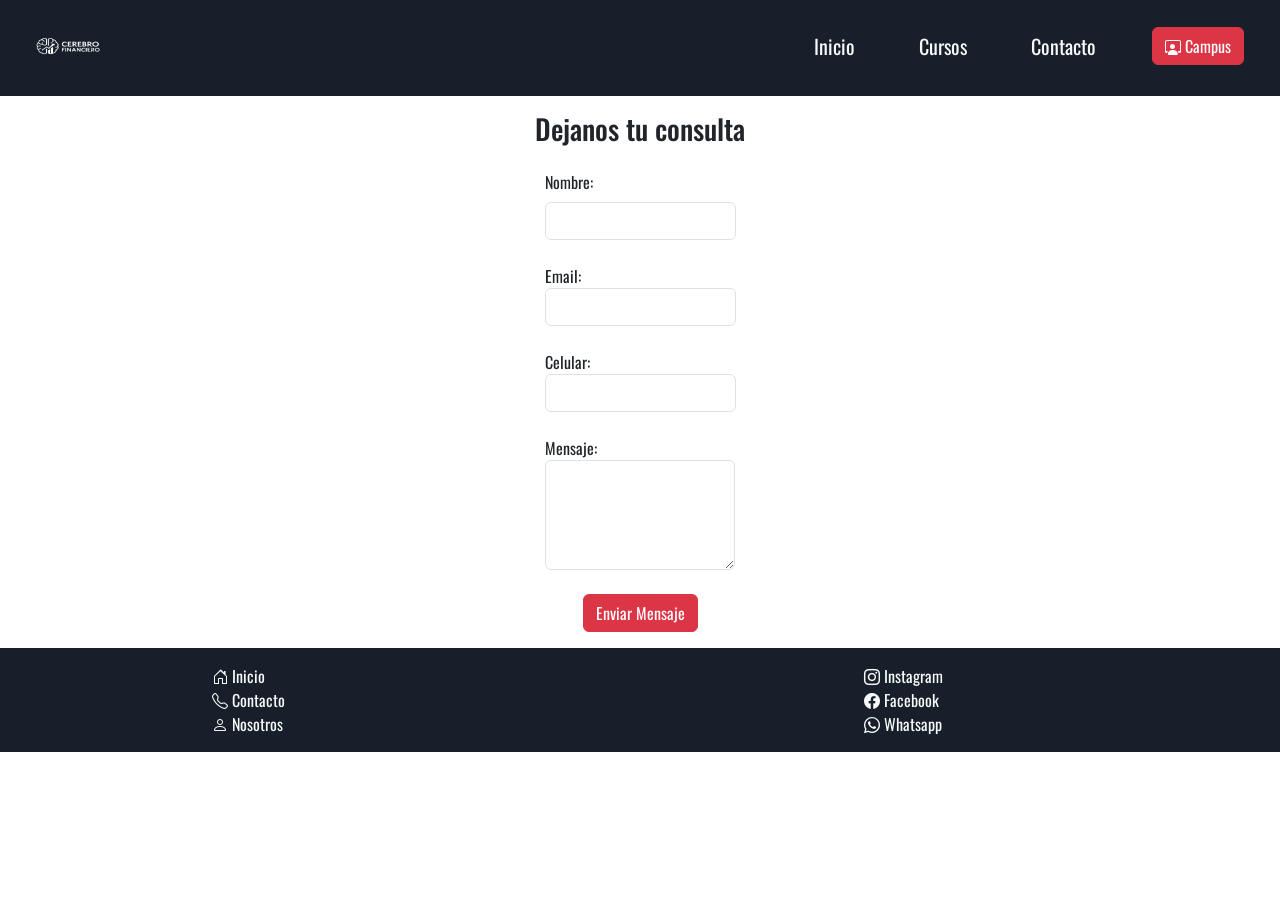
<file: pages/contacto.html>
<!DOCTYPE html>
<html lang="es">
  <head>
    <meta charset="UTF-8" />
    <meta name="viewport" content="width=device-width, initial-scale=1.0" />
    <meta
      name="description"
      content="¿Queres capacitarte a tu tiempo? En .... te ayudas a que des el siguiente paso "
    />
    <!-- desarrollar -->
    <meta
      name="keywords"
      content="cursos, finanzas, ahorro, invertir, administracion, capacitacion, rapida, trabajo, salida laboral"
    />
    <meta name="author" content="Miguel Angel Zambrano" />
    <link
      rel="stylesheet"
      href="https://cdn.jsdelivr.net/npm/bootstrap-icons@1.13.1/font/bootstrap-icons.min.css"
    />
    <link
      href="https://cdn.jsdelivr.net/npm/bootstrap@5.3.7/dist/css/bootstrap.min.css"
      rel="stylesheet"
      integrity="sha384-LN+7fdVzj6u52u30Kp6M/trliBMCMKTyK833zpbD+pXdCLuTusPj697FH4R/5mcr"
      crossorigin="anonymous"
    />
    <link rel="stylesheet" href="../css/index.css" />
    <link
      rel="shortcut icon"
      href="../assets/icon/logo.jpg"
      type="image/x-icon"
    />
    <title>Contacto</title>
  </head>
  <body>
    <header class="position-sticky top-0 z-1">
      <nav class="navbar navbar-expand-lg navbar-dark">
        <div class="container-fluid">
          <a class="navbar-brand" href="../index.html">
            <img src="../assets/icon/logo (2).png" alt="logo" class="navLogo ms-3" />
          </a>

          <button
            class="navbar-toggler"
            type="button"
            data-bs-toggle="collapse"
            data-bs-target="#navbarNav"
            aria-controls="navbarNav"
            aria-expanded="false"
            aria-label="Toggle navigation"
          >
            <span class="navbar-toggler-icon"></span>
          </button>

          <div class="collapse navbar-collapse" id="navbarNav" style="background-color: #17202A;">
            <ul
              class="navbar-nav mx-auto mb-2 mb-lg-0 w-100 d-flex justify-content-end"
              id="prueba"
            >
              <li class="nav-item mx-4">
                <a
                  class="nav-link text-light fs-5"
                  aria-current="page"
                  href="../index.html"
                  >Inicio</a
                >
              </li>

              <li class="nav-item mx-4">
                <a class="nav-link text-light fs-5" href="../pages/cursos.html"
                  >Cursos</a
                >
              </li>

              <li class="nav-item mx-4">
                <a class="nav-link text-light fs-5" href="../pages/contacto.html"
                  >Contacto</a
                >
              </li>

              <li class="nav-item mx-4 mt-1 mb-2">
                <a href="../pages/campus/campus.html" class="btn btn-danger w-100">
                  <i class="bi bi-person-workspace"></i> Campus
                </a>
              </li>
            </ul>
          </div>
        </div>
      </nav>
    </header>
    <main>
      <h3 class="text-center mt-3 mb-4">Dejanos tu consulta</h3>
      <div class="containerFormulario col-12">
        <form
          id="myForm"
          method="POST"
          class="d-flex flex-column justify-content-center align-items-center"
        >
          <div class="containerFormularioUno">
            <label for="nombre" class="form-label">Nombre:</label><br />
            <input
              type="text"
              id="nombre"
              name="nombre"
              class="form-control"
              required
            /><br />
          </div>
          <div class="containerFormularioDos">
            <label for="email">Email:</label><br />
            <input
              type="email"
              id="email"
              name="email"
              class="form-control"
              required
            /><br />
          </div>

          <div class="containerFormularioTres">
            <label for="telefono">Celular:</label><br />
            <input
              type="tel"
              id="telefono"
              name="telefono"
              class="form-control"
              required
            /><br />
          </div>

          <div class="containerFormularioCuatro">
            <label for="mensaje">Mensaje:</label><br />
            <textarea
              id="mensaje"
              name="mensaje"
              rows="4"
              class="form-control"
              required
            ></textarea
            ><br />
          </div>

          <button type="submit" class="btn btn-danger">Enviar Mensaje</button>
        </form>
        <div id="status" class="text-center fs-3 mt-3 mb-3"></div>
      </div>
    </main>

    <footer
      class="col-12 col-lg-12 text-light d-flex flex-wrap justify-content-evenly align-items-center px-5"
    >
      <div class="nav col-6 col-lg-4 mt-3">
        <ul class="lis">
          <li>
            <a href="../index.html" class="text-light text-decoration-none"
              ><i class="bi bi-house-door"></i> Inicio</a
            >
          </li>
          <li>
            <a
              href="contacto.html"
              class="text-light text-decoration-none"
              ><i class="bi bi-telephone"></i> Contacto</a
            >
          </li>
          <li>
            <a
              href="../index.html#integrantes"
              class="text-light text-decoration-none"
              ><i class="bi bi-person"></i> Nosotros</a
            >
          </li>
        </ul>
      </div>
      
      <div
        class="socialMedia col-6 col-lg-4 d-flex flex-column justify-content-center align-items-center"
      >
        <div class="d-flex flex-column justify-content-center">
          <a href="https://www.instagram.com/cerebrofinanciero4/" target="_blank" class="text-decoration-none text-light"
            ><i class="bi bi-instagram"></i> Instagram</a
          >
          <a href="#" target="_blank" class="text-decoration-none text-light"
            ><i class="bi bi-facebook"></i> Facebook</a
          >
          <a href="#" target="_blank" class="text-decoration-none text-light"
            ><i class="bi bi-whatsapp"></i> Whatsapp</a
          >
        </div>
      </div>
    </footer>
    <script
      src="https://cdn.jsdelivr.net/npm/bootstrap@5.3.7/dist/js/bootstrap.bundle.min.js"
      integrity="sha384-ndDqU0Gzau9qJ1lfW4pNLlhNTkCfHzAVBReH9diLvGRem5+R9g2FzA8ZGN954O5Q"
      crossorigin="anonymous"
    ></script>
    <script src="../js/index.js"></script>
  </body>
</html>
</file>
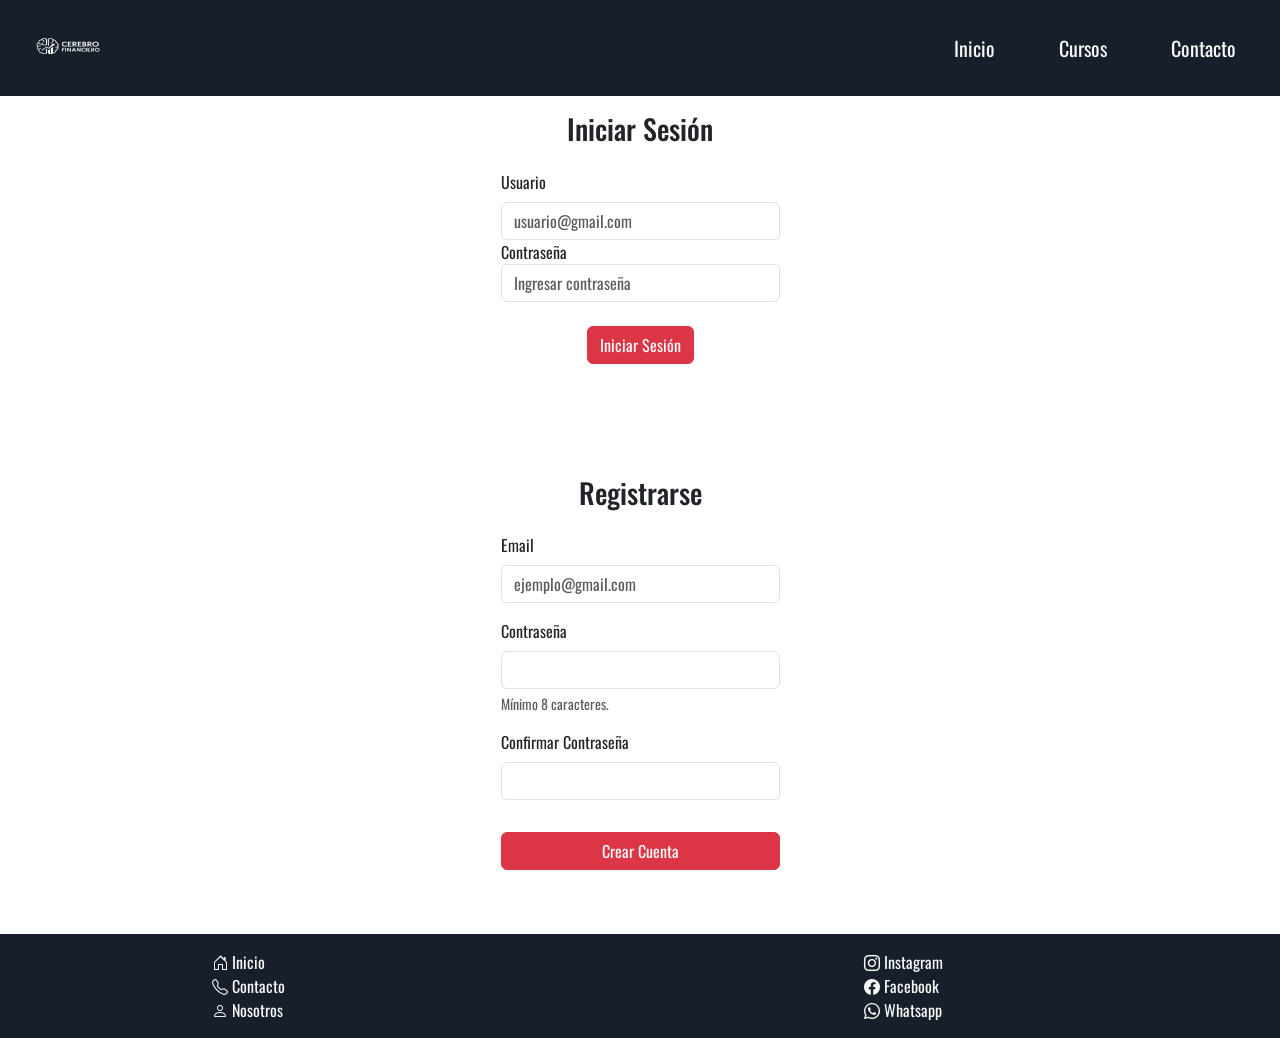
<file: pages/campus/login/login.html>
<!DOCTYPE html>
<html lang="es">
  <head>
    <meta charset="UTF-8" />
    <meta name="viewport" content="width=device-width, initial-scale=1.0" />
    <meta
      name="description"
      content="¿Queres capacitarte a tu tiempo? En .... te ayudas a que des el siguiente paso "
    />
    <!-- desarrollar -->
    <meta
      name="keywords"
      content="cursos, finanzas, ahorro, invertir, administracion, capacitacion, rapida, trabajo, salida laboral"
    />
    <meta name="author" content="Miguel Angel Zambrano" />
    <link
      rel="stylesheet"
      href="https://cdn.jsdelivr.net/npm/bootstrap-icons@1.13.1/font/bootstrap-icons.min.css"
    />
    <link
      href="https://cdn.jsdelivr.net/npm/bootstrap@5.3.7/dist/css/bootstrap.min.css"
      rel="stylesheet"
      integrity="sha384-LN+7fdVzj6u52u30Kp6M/trliBMCMKTyK833zpbD+pXdCLuTusPj697FH4R/5mcr"
      crossorigin="anonymous"
    />
    <link rel="stylesheet" href="../../../css/index.css" />
    <link
      rel="shortcut icon"
      href="../../../assets/icon/logo.jpg"
      type="image/x-icon"
    />
    <title>Iniciar Sesión</title>
  </head>
  <body>
    <header class="position-sticky top-0 z-1">
      <nav class="navbar navbar-expand-lg navbar-dark">
        <div class="container-fluid">
          <a class="navbar-brand" href="../../../index.html">
            <img
              src="../../../assets/icon/logo (2).png"
              alt="logo"
              class="navLogo ms-3"
            />
          </a>

          <button
            class="navbar-toggler"
            type="button"
            data-bs-toggle="collapse"
            data-bs-target="#navbarNav"
            aria-controls="navbarNav"
            aria-expanded="false"
            aria-label="Toggle navigation"
          >
            <span class="navbar-toggler-icon"></span>
          </button>

          <div
            class="collapse navbar-collapse"
            id="navbarNav"
            style="background-color: #17202a"
          >
            <ul
              class="navbar-nav mx-auto mb-2 mb-lg-0 w-100 d-flex justify-content-end"
              id="prueba"
            >
              <li class="nav-item mx-4">
                <a
                  class="nav-link text-light fs-5"
                  aria-current="page"
                  href="../../../index.html"
                  >Inicio</a
                >
              </li>

              <li class="nav-item mx-4">
                <a class="nav-link text-light fs-5" href="../../cursos.html"
                  >Cursos</a
                >
              </li>

              <li class="nav-item mx-4">
                <a
                  class="nav-link text-light fs-5"
                  href="../../contacto.html"
                  >Contacto</a
                >
              </li>
            </ul>
          </div>
        </div>
      </nav>
    </header>
    <main>
      <div class="iniciarSesion">
        <h3 class="text-center mt-3 mb-4">Iniciar Sesión</h3>
        <div class="container containerFormulario d-flex flex-column justify-content-center align-items-center col-12">
          <form
            action=""
            method="get"
            class=" col-10 col-md-4 col-lg-3"
            id="formularioIniciarSesion"
          >
            <label for="usuario" class="form-label">Usuario</label>
            <input
              type="text"
              placeholder="usuario@gmail.com"
              class="form-control"
              required
              id="usuario"
            />
            <label for="contraseña">Contraseña</label>
            <input
              type="password"
              placeholder="Ingresar contraseña"
              class="form-control"
              required
              id="contraseña"
            />
            <div class="botonesLogin mt-4 mb-5 text-center">
              <button type="submit" class="btn btn-danger">
                Iniciar Sesión
              </button>
            </div>
          </form>
        </div>
      </div>

      <section class="registrarse mt-5 mb-5">
        <div id="containerCrearCuenta">
          
          <div class="container registro-container d-flex flex-column justify-content-center align-items-center">
            <h3 class="text-center mt-3 mb-4">Registrarse</h3>

            <form id="registroForm" class="col-10 col-md-6 col-lg-3">
              <div class="mb-3">
                <label for="emailRegistro" class="form-label">Email</label>
                <input
                  type="email"
                  class="form-control"
                  id="emailRegistro"
                  name="email"
                  placeholder="ejemplo@gmail.com"
                  required
                />
              </div>

              <div class="mb-3">
                <label for="passwordRegistro" class="form-label">Contraseña</label>
                <input
                  type="password"
                  class="form-control"
                  id="passwordRegistro"
                  name="password"
                  minlength="8"
                  required
                />
                <div class="form-text">Mínimo 8 caracteres.</div>
              </div>

              <div class="mb-3">
                <label for="confirmPasswordRegistro" class="form-label"
                  >Confirmar Contraseña</label
                >
                <input
                  type="password"
                  class="form-control"
                  id="confirmPasswordRegistro"
                  name="confirmPassword"
                  required
                />
              </div>

              <button type="submit" class="btn btn-danger w-100 mt-3">
                Crear Cuenta
              </button>

              <div id="mensajeEstadoRegistro" class="mt-3 text-center"></div>
            </form>
          </div>
        </div>
      </section>
    </main>

    <footer
      class="col-12 col-lg-12 text-light d-flex flex-wrap justify-content-evenly align-items-center px-5"
    >
      <div class="nav col-6 col-lg-4 mt-3">
        <ul class="lis">
          <li>
            <a href="../../../index.html" class="text-light text-decoration-none"
              ><i class="bi bi-house-door"></i> Inicio</a
            >
          </li>
          <li>
            <a href="../../contacto.html" class="text-light text-decoration-none"
              ><i class="bi bi-telephone"></i> Contacto</a
            >
          </li>
          <li>
            <a
              href="../../../index.html#integrantes"
              class="text-light text-decoration-none"
              ><i class="bi bi-person"></i> Nosotros</a
            >
          </li>
        </ul>
      </div>

      <div
        class="socialMedia col-6 col-lg-4 d-flex flex-column justify-content-center align-items-center"
      >
        <div class="d-flex flex-column justify-content-center">
          <a
            href="https://www.instagram.com/cerebrofinanciero4/"
            target="_blank"
            class="text-decoration-none text-light"
            ><i class="bi bi-instagram"></i> Instagram</a
          >
          <a href="#" target="_blank" class="text-decoration-none text-light"
            ><i class="bi bi-facebook"></i> Facebook</a
          >
          <a href="#" target="_blank" class="text-decoration-none text-light"
            ><i class="bi bi-whatsapp"></i> Whatsapp</a
          >
        </div>
      </div>
    </footer>
    <script
      src="https://cdn.jsdelivr.net/npm/bootstrap@5.3.7/dist/js/bootstrap.bundle.min.js"
      integrity="sha384-ndDqU0Gzau9qJ1lfW4pNLlhNTkCfHzAVBReH9diLvGRem5+R9g2FzA8ZGN954O5Q"
      crossorigin="anonymous"
    ></script>
    <script src="login.js"></script>
  </body>
</html>
</file>
<file: css/index.css>
@import url('https://fonts.googleapis.com/css2?family=Josefin+Sans:ital,wght@0,100..700;1,100..700&family=Libertinus+Serif+Display&family=Oswald:wght@200..700&family=Roboto:ital,wght@0,100..900;1,100..900&family=Winky+Rough:ital,wght@0,300..900;1,300..900&display=swap');

* {
    margin: 0;
    padding: 0;
    box-sizing: border-box;
    font-family: "Oswald", sans-serif;
    font-optical-sizing: auto;
    font-weight: weight;
    font-style: normal;
}

:root{
    --colorPrimary: #17202A;
    --colorFondoTextoSecundario: #D9E0E7;
    --colorDescatar: #64B5F6;
    --colorAcentuar: #FFC107; 
}


p{
    font-size: 1.2rem !important;
}


nav {
    background-color: var(--colorPrimary);
    height: 6rem;
} 



.navLogo {
    width: 5rem;
    height: 4rem;
}


/* Main */


.inicioVideo video{
    width: 100%;
    height: 35rem;
    object-fit: cover;
}


/* Prefooter */

.cursoIndex{
    background: linear-gradient(to right, #0c233a, #1A4670);
    
}

.cursoIndexImg img {
    width: 100%;
    height: 22rem;
    object-fit: cover;
}

.preFooter {
    background-color: #78797a19;
    padding: 1rem;
    justify-content: space-evenly !important;
    
}

.preFooterCard img {
    width: 100%;
    height: 15rem;
    object-fit: cover;
    border-radius: 50%;
}

footer {
    background-color: var(--colorPrimary) !important;
}


/* NOSOTROS */


.presentacion video{
    width: 100%;
    height: 750px;
    object-fit: cover;
}

/* Integrantes */

.integrantesTitulo{
    background: linear-gradient(to right, #0c233a, #1A4670);
    color: white;
    text-align: center;
}



/* .integrantesImg{
    border: 1px solid black;
}

.integrantesTexto{
    border: 1px solid red;
} */



li{
    list-style: none;
}




/* trading view */

.tradingview-widget-container{
    width: 100%;
    height: 500px;
}

.tradingview-widget-container__widget{
    width: 100%;
    height: 500px;
}



/* Page Cursos */

.imgCurso img {
    width: 100%;
}
</file>
